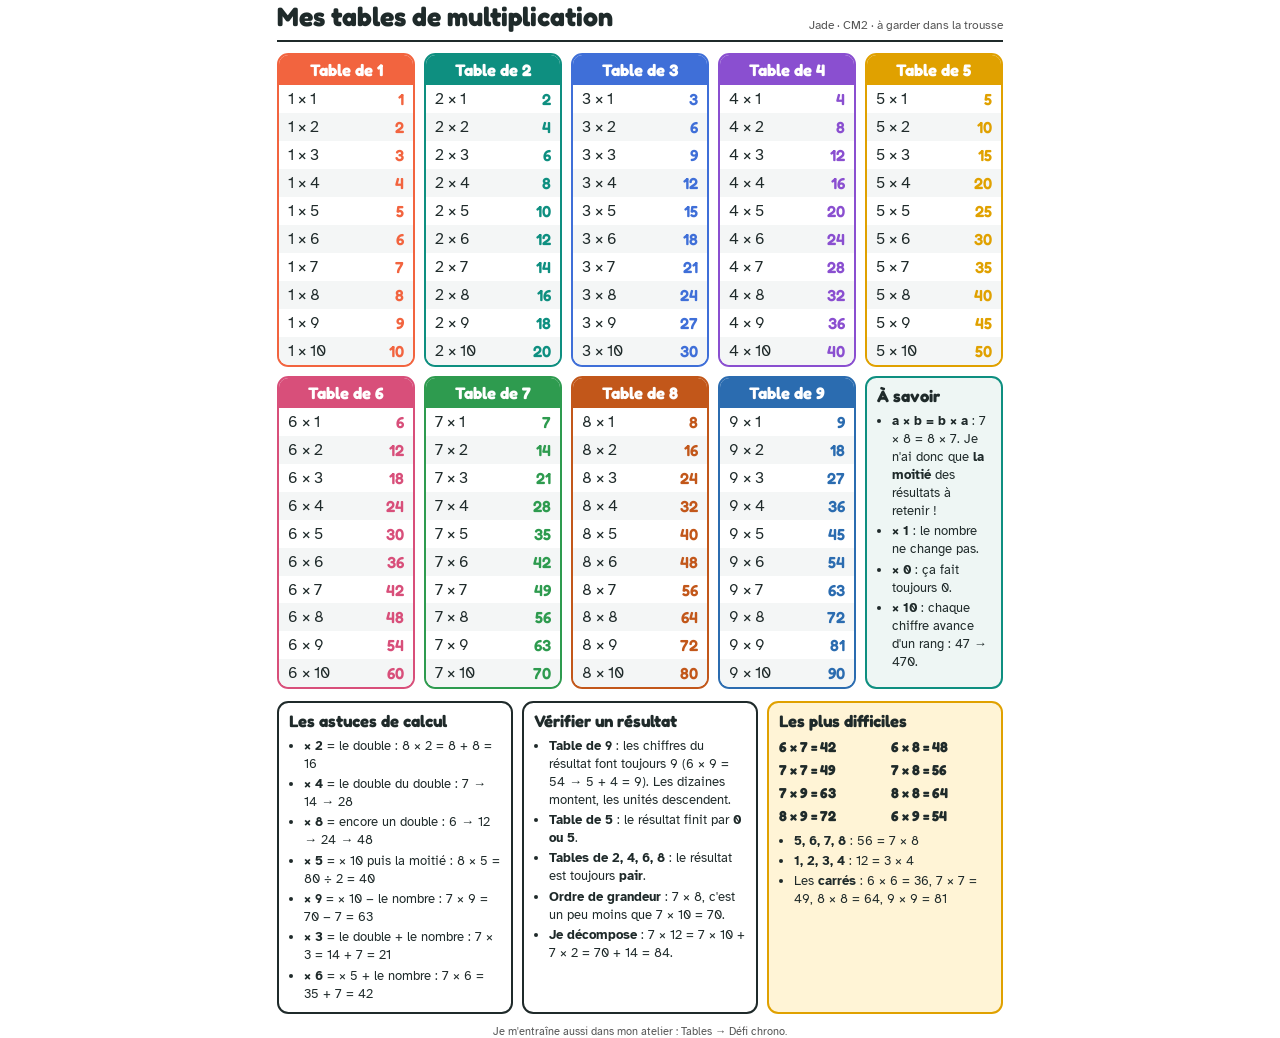
<file: imprimables/tables-multiplication-jade.html>
<!doctype html><html lang="fr"><head><meta charset="utf-8"><title>Tables de multiplication — Jade</title>
<link href="https://fonts.googleapis.com/css2?family=Fredoka:wght@500;600;700&family=Atkinson+Hyperlegible:wght@400;700&display=swap" rel="stylesheet">
<style>
@page{size:A4;margin:9mm}
*{box-sizing:border-box}
body{margin:0;font-family:'Atkinson Hyperlegible',sans-serif;color:#1f2a2a;-webkit-print-color-adjust:exact;print-color-adjust:exact}
.page{width:192mm;margin:0 auto}
header{display:flex;justify-content:space-between;align-items:flex-end;border-bottom:2.5px solid #1f2a2a;padding-bottom:2mm;margin-bottom:3mm}
h1{font-family:Fredoka;font-size:20pt;margin:0} header p{margin:0;font-size:9pt;color:#555}
.grid{display:grid;grid-template-columns:repeat(5,1fr);gap:2.4mm}
.t{border:2px solid var(--c);border-radius:3mm;overflow:hidden}
.t h3{margin:0;background:var(--c);color:#fff;font-family:Fredoka;font-size:12.5pt;text-align:center;padding:1.4mm 0}
.l{display:flex;justify-content:space-between;padding:1.05mm 2.4mm;font-size:12pt}
.l:nth-child(odd){background:#f4f6f6}
.l b{font-family:Fredoka;font-weight:600;color:var(--c)}
.memo{border:2px solid #1f2a2a;border-radius:3mm;padding:2mm 2.6mm;font-size:9.8pt;line-height:1.38}
.memo h3{font-family:Fredoka;font-size:12.5pt;margin:0 0 1mm}
.memo ul{margin:0;padding-left:4mm} .memo li{margin-bottom:.6mm}
.memos{display:grid;grid-template-columns:repeat(3,1fr);gap:2.4mm;margin-top:3mm}
.hard{background:#FFF4D6;border-color:#E0A100}
.hard .k{display:grid;grid-template-columns:1fr 1fr;gap:.6mm 3mm;font-size:10.8pt}
.hard .k b{font-family:Fredoka}
.foot{margin-top:2.4mm;font-size:8.4pt;color:#555;text-align:center}
</style></head><body><div class="page">
<header><h1>Mes tables de multiplication</h1><p>Jade · CM2 · à garder dans la trousse</p></header>
<div class="grid"><div class="t" style="--c:#F2643F"><h3>Table de 1</h3><div class="l"><span>1 × 1</span><b>1</b></div><div class="l"><span>1 × 2</span><b>2</b></div><div class="l"><span>1 × 3</span><b>3</b></div><div class="l"><span>1 × 4</span><b>4</b></div><div class="l"><span>1 × 5</span><b>5</b></div><div class="l"><span>1 × 6</span><b>6</b></div><div class="l"><span>1 × 7</span><b>7</b></div><div class="l"><span>1 × 8</span><b>8</b></div><div class="l"><span>1 × 9</span><b>9</b></div><div class="l"><span>1 × 10</span><b>10</b></div></div><div class="t" style="--c:#0E8F80"><h3>Table de 2</h3><div class="l"><span>2 × 1</span><b>2</b></div><div class="l"><span>2 × 2</span><b>4</b></div><div class="l"><span>2 × 3</span><b>6</b></div><div class="l"><span>2 × 4</span><b>8</b></div><div class="l"><span>2 × 5</span><b>10</b></div><div class="l"><span>2 × 6</span><b>12</b></div><div class="l"><span>2 × 7</span><b>14</b></div><div class="l"><span>2 × 8</span><b>16</b></div><div class="l"><span>2 × 9</span><b>18</b></div><div class="l"><span>2 × 10</span><b>20</b></div></div><div class="t" style="--c:#3F6FD8"><h3>Table de 3</h3><div class="l"><span>3 × 1</span><b>3</b></div><div class="l"><span>3 × 2</span><b>6</b></div><div class="l"><span>3 × 3</span><b>9</b></div><div class="l"><span>3 × 4</span><b>12</b></div><div class="l"><span>3 × 5</span><b>15</b></div><div class="l"><span>3 × 6</span><b>18</b></div><div class="l"><span>3 × 7</span><b>21</b></div><div class="l"><span>3 × 8</span><b>24</b></div><div class="l"><span>3 × 9</span><b>27</b></div><div class="l"><span>3 × 10</span><b>30</b></div></div><div class="t" style="--c:#8A4FD0"><h3>Table de 4</h3><div class="l"><span>4 × 1</span><b>4</b></div><div class="l"><span>4 × 2</span><b>8</b></div><div class="l"><span>4 × 3</span><b>12</b></div><div class="l"><span>4 × 4</span><b>16</b></div><div class="l"><span>4 × 5</span><b>20</b></div><div class="l"><span>4 × 6</span><b>24</b></div><div class="l"><span>4 × 7</span><b>28</b></div><div class="l"><span>4 × 8</span><b>32</b></div><div class="l"><span>4 × 9</span><b>36</b></div><div class="l"><span>4 × 10</span><b>40</b></div></div><div class="t" style="--c:#E0A100"><h3>Table de 5</h3><div class="l"><span>5 × 1</span><b>5</b></div><div class="l"><span>5 × 2</span><b>10</b></div><div class="l"><span>5 × 3</span><b>15</b></div><div class="l"><span>5 × 4</span><b>20</b></div><div class="l"><span>5 × 5</span><b>25</b></div><div class="l"><span>5 × 6</span><b>30</b></div><div class="l"><span>5 × 7</span><b>35</b></div><div class="l"><span>5 × 8</span><b>40</b></div><div class="l"><span>5 × 9</span><b>45</b></div><div class="l"><span>5 × 10</span><b>50</b></div></div><div class="t" style="--c:#D84F7A"><h3>Table de 6</h3><div class="l"><span>6 × 1</span><b>6</b></div><div class="l"><span>6 × 2</span><b>12</b></div><div class="l"><span>6 × 3</span><b>18</b></div><div class="l"><span>6 × 4</span><b>24</b></div><div class="l"><span>6 × 5</span><b>30</b></div><div class="l"><span>6 × 6</span><b>36</b></div><div class="l"><span>6 × 7</span><b>42</b></div><div class="l"><span>6 × 8</span><b>48</b></div><div class="l"><span>6 × 9</span><b>54</b></div><div class="l"><span>6 × 10</span><b>60</b></div></div><div class="t" style="--c:#2E9B4F"><h3>Table de 7</h3><div class="l"><span>7 × 1</span><b>7</b></div><div class="l"><span>7 × 2</span><b>14</b></div><div class="l"><span>7 × 3</span><b>21</b></div><div class="l"><span>7 × 4</span><b>28</b></div><div class="l"><span>7 × 5</span><b>35</b></div><div class="l"><span>7 × 6</span><b>42</b></div><div class="l"><span>7 × 7</span><b>49</b></div><div class="l"><span>7 × 8</span><b>56</b></div><div class="l"><span>7 × 9</span><b>63</b></div><div class="l"><span>7 × 10</span><b>70</b></div></div><div class="t" style="--c:#C2571A"><h3>Table de 8</h3><div class="l"><span>8 × 1</span><b>8</b></div><div class="l"><span>8 × 2</span><b>16</b></div><div class="l"><span>8 × 3</span><b>24</b></div><div class="l"><span>8 × 4</span><b>32</b></div><div class="l"><span>8 × 5</span><b>40</b></div><div class="l"><span>8 × 6</span><b>48</b></div><div class="l"><span>8 × 7</span><b>56</b></div><div class="l"><span>8 × 8</span><b>64</b></div><div class="l"><span>8 × 9</span><b>72</b></div><div class="l"><span>8 × 10</span><b>80</b></div></div><div class="t" style="--c:#2B6CB0"><h3>Table de 9</h3><div class="l"><span>9 × 1</span><b>9</b></div><div class="l"><span>9 × 2</span><b>18</b></div><div class="l"><span>9 × 3</span><b>27</b></div><div class="l"><span>9 × 4</span><b>36</b></div><div class="l"><span>9 × 5</span><b>45</b></div><div class="l"><span>9 × 6</span><b>54</b></div><div class="l"><span>9 × 7</span><b>63</b></div><div class="l"><span>9 × 8</span><b>72</b></div><div class="l"><span>9 × 9</span><b>81</b></div><div class="l"><span>9 × 10</span><b>90</b></div></div>
<div class="memo" style="grid-column:span 1;background:#EEF6F4;border-color:#0E8F80"><h3>À savoir</h3><ul>
<li><b>a × b = b × a</b> : 7 × 8 = 8 × 7. Je n'ai donc que <b>la moitié</b> des résultats à retenir !</li>
<li><b>× 1</b> : le nombre ne change pas.</li>
<li><b>× 0</b> : ça fait toujours 0.</li>
<li><b>× 10</b> : chaque chiffre avance d'un rang : 47 → 470.</li></ul></div>
</div>
<div class="memos">
<div class="memo"><h3>Les astuces de calcul</h3><ul>
<li><b>× 2</b> = le double : 8 × 2 = 8 + 8 = 16</li>
<li><b>× 4</b> = le double du double : 7 → 14 → 28</li>
<li><b>× 8</b> = encore un double : 6 → 12 → 24 → 48</li>
<li><b>× 5</b> = × 10 puis la moitié : 8 × 5 = 80 ÷ 2 = 40</li>
<li><b>× 9</b> = × 10 − le nombre : 7 × 9 = 70 − 7 = 63</li>
<li><b>× 3</b> = le double + le nombre : 7 × 3 = 14 + 7 = 21</li>
<li><b>× 6</b> = × 5 + le nombre : 7 × 6 = 35 + 7 = 42</li></ul></div>
<div class="memo"><h3>Vérifier un résultat</h3><ul>
<li><b>Table de 9</b> : les chiffres du résultat font toujours 9 (6 × 9 = 54 → 5 + 4 = 9). Les dizaines montent, les unités descendent.</li>
<li><b>Table de 5</b> : le résultat finit par <b>0 ou 5</b>.</li>
<li><b>Tables de 2, 4, 6, 8</b> : le résultat est toujours <b>pair</b>.</li>
<li><b>Ordre de grandeur</b> : 7 × 8, c'est un peu moins que 7 × 10 = 70.</li>
<li><b>Je décompose</b> : 7 × 12 = 7 × 10 + 7 × 2 = 70 + 14 = 84.</li></ul></div>
<div class="memo hard"><h3>Les plus difficiles</h3><div class="k">
<span><b>6 × 7 = 42</b></span><span><b>6 × 8 = 48</b></span>
<span><b>7 × 7 = 49</b></span><span><b>7 × 8 = 56</b></span>
<span><b>7 × 9 = 63</b></span><span><b>8 × 8 = 64</b></span>
<span><b>8 × 9 = 72</b></span><span><b>6 × 9 = 54</b></span></div>
<ul style="margin-top:1.2mm"><li><b>5, 6, 7, 8</b> : 56 = 7 × 8</li><li><b>1, 2, 3, 4</b> : 12 = 3 × 4</li><li>Les <b>carrés</b> : 6 × 6 = 36, 7 × 7 = 49, 8 × 8 = 64, 9 × 9 = 81</li></ul></div>
</div>
<div class="foot">Je m'entraîne aussi dans mon atelier : Tables → Défi chrono.</div>
</div></body></html>
</file>
